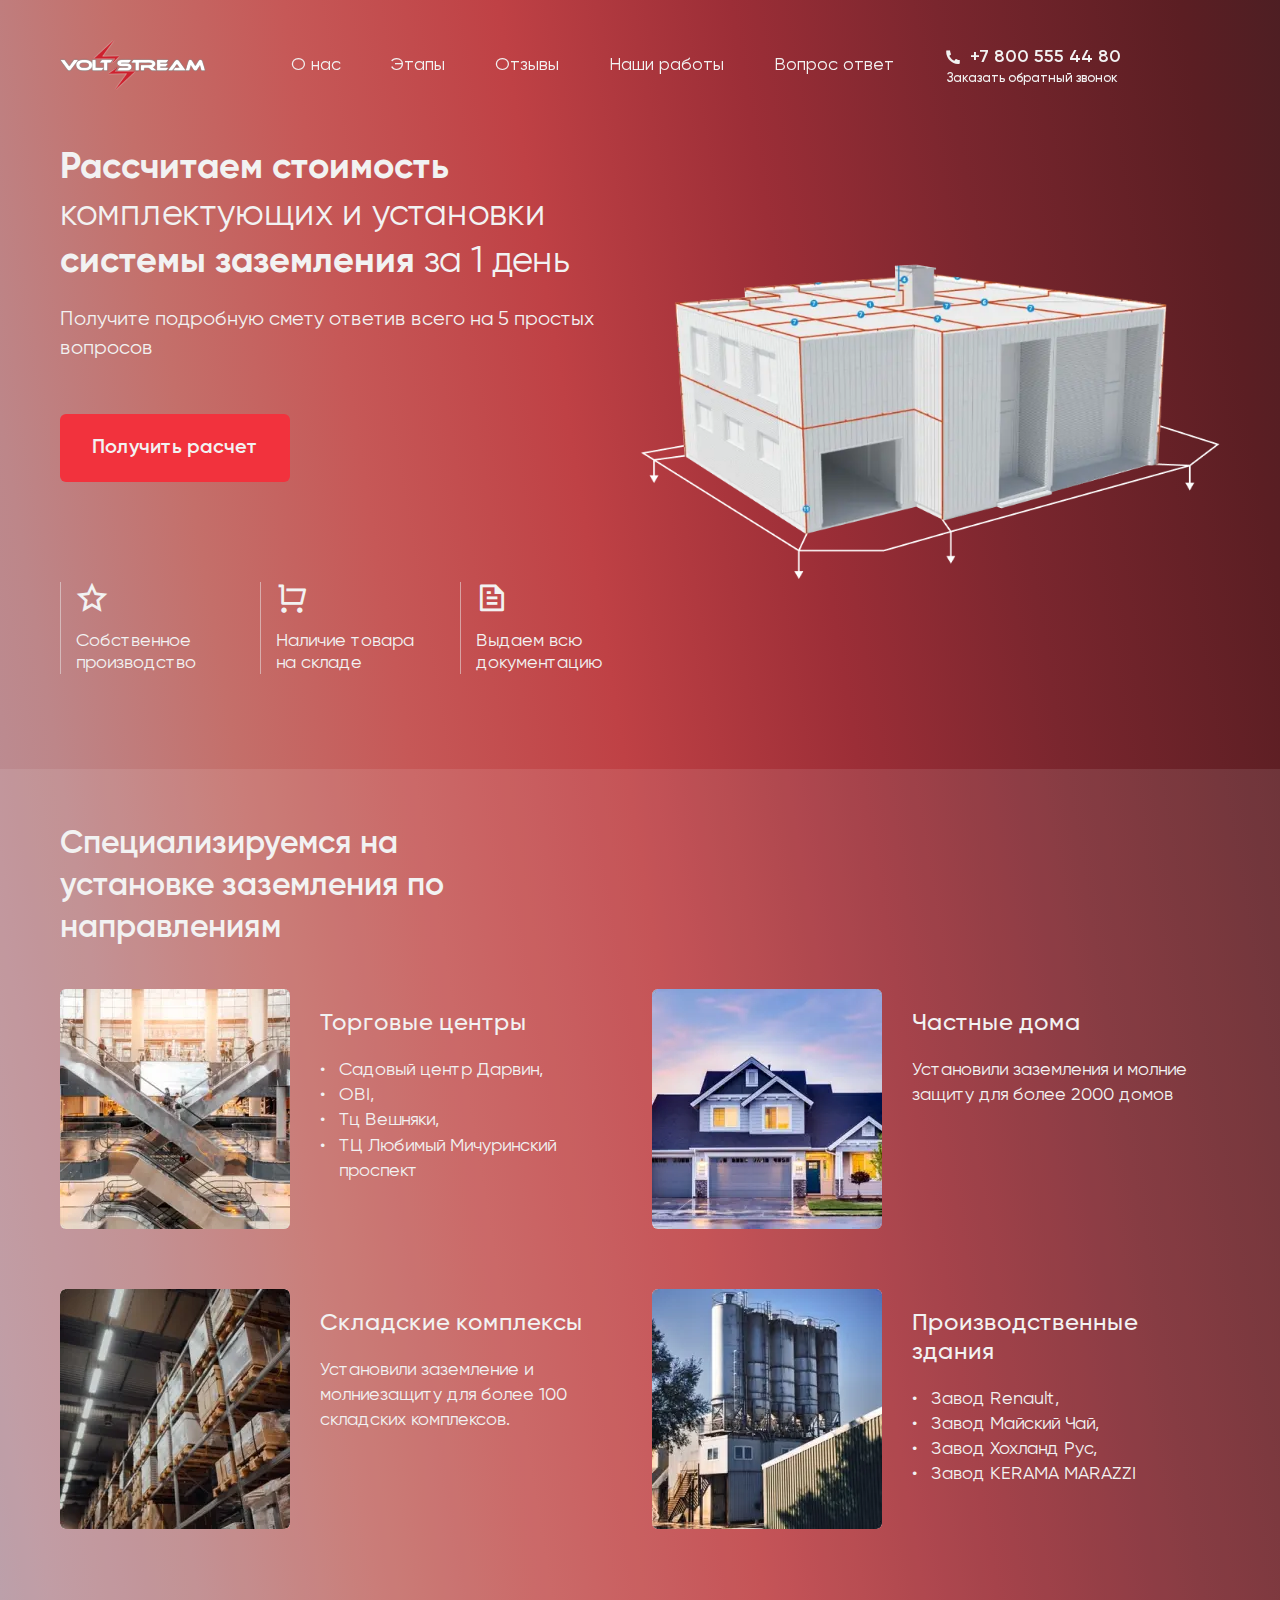
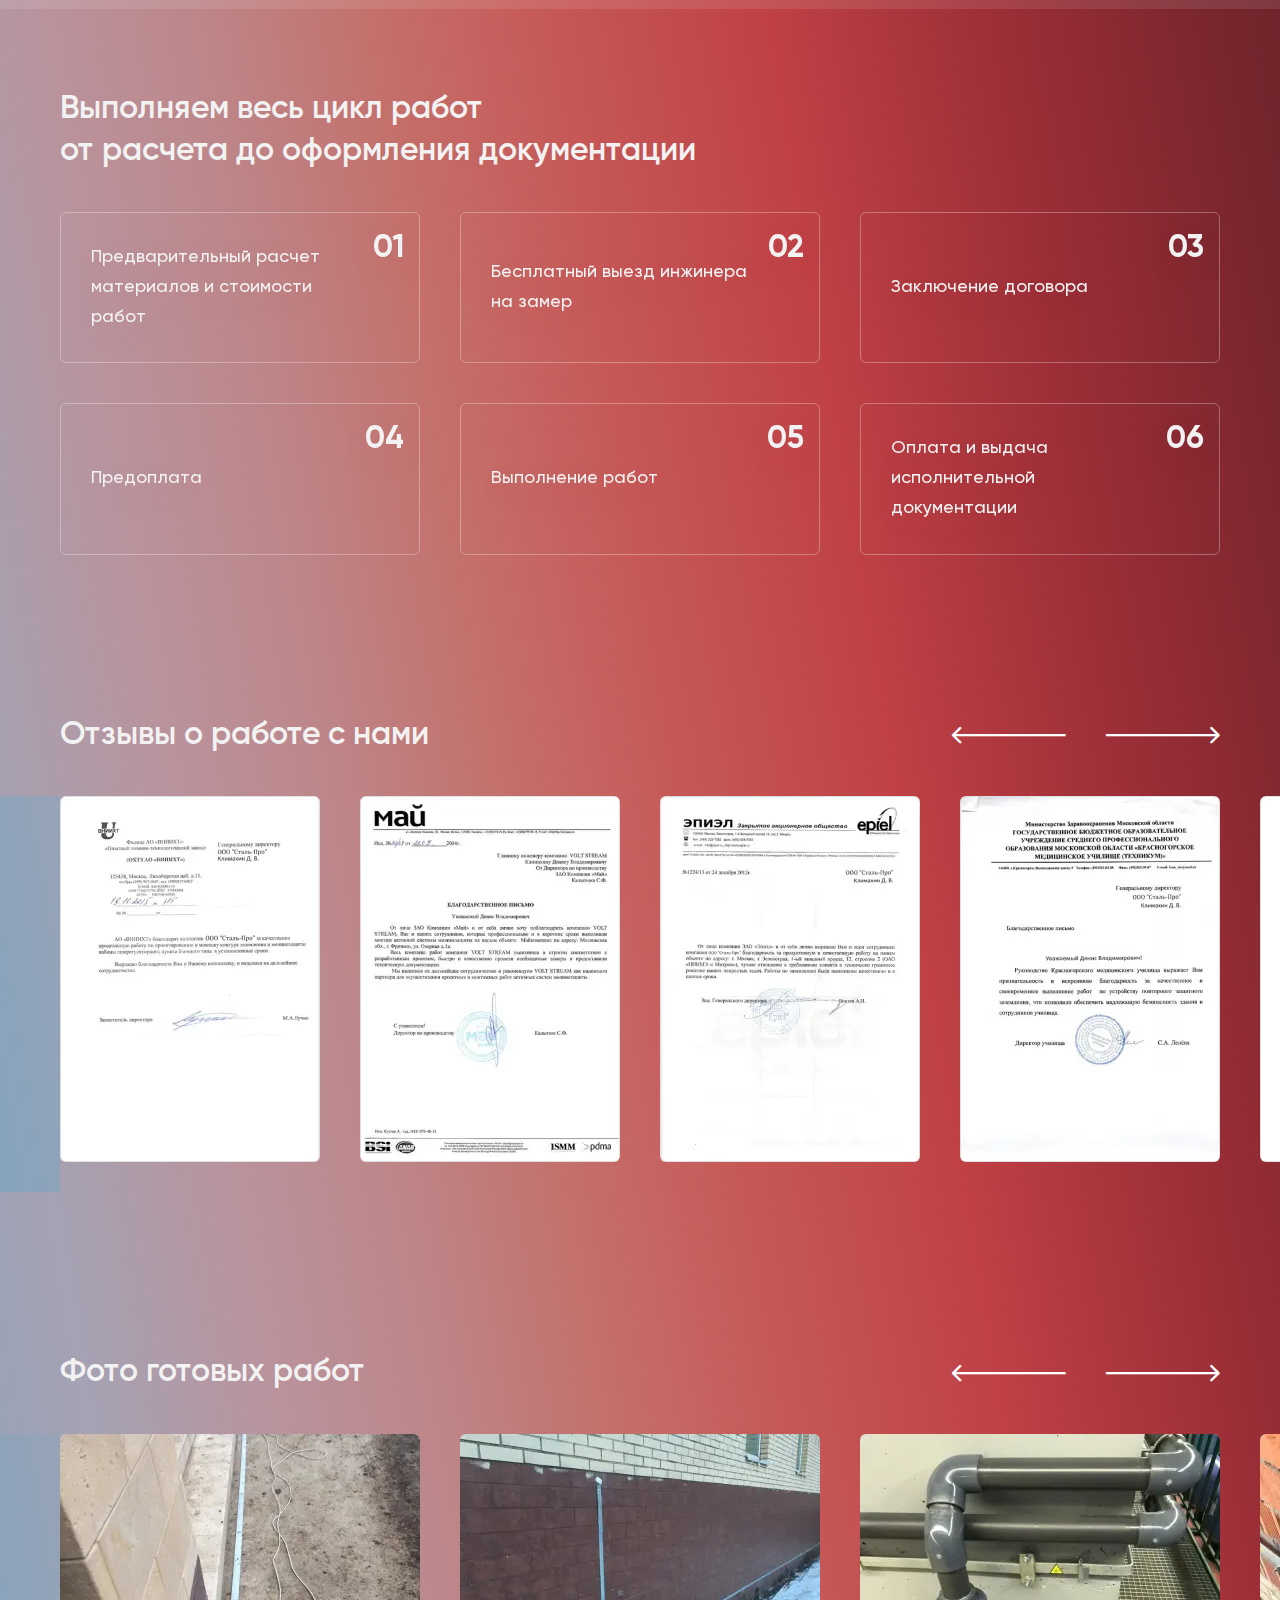
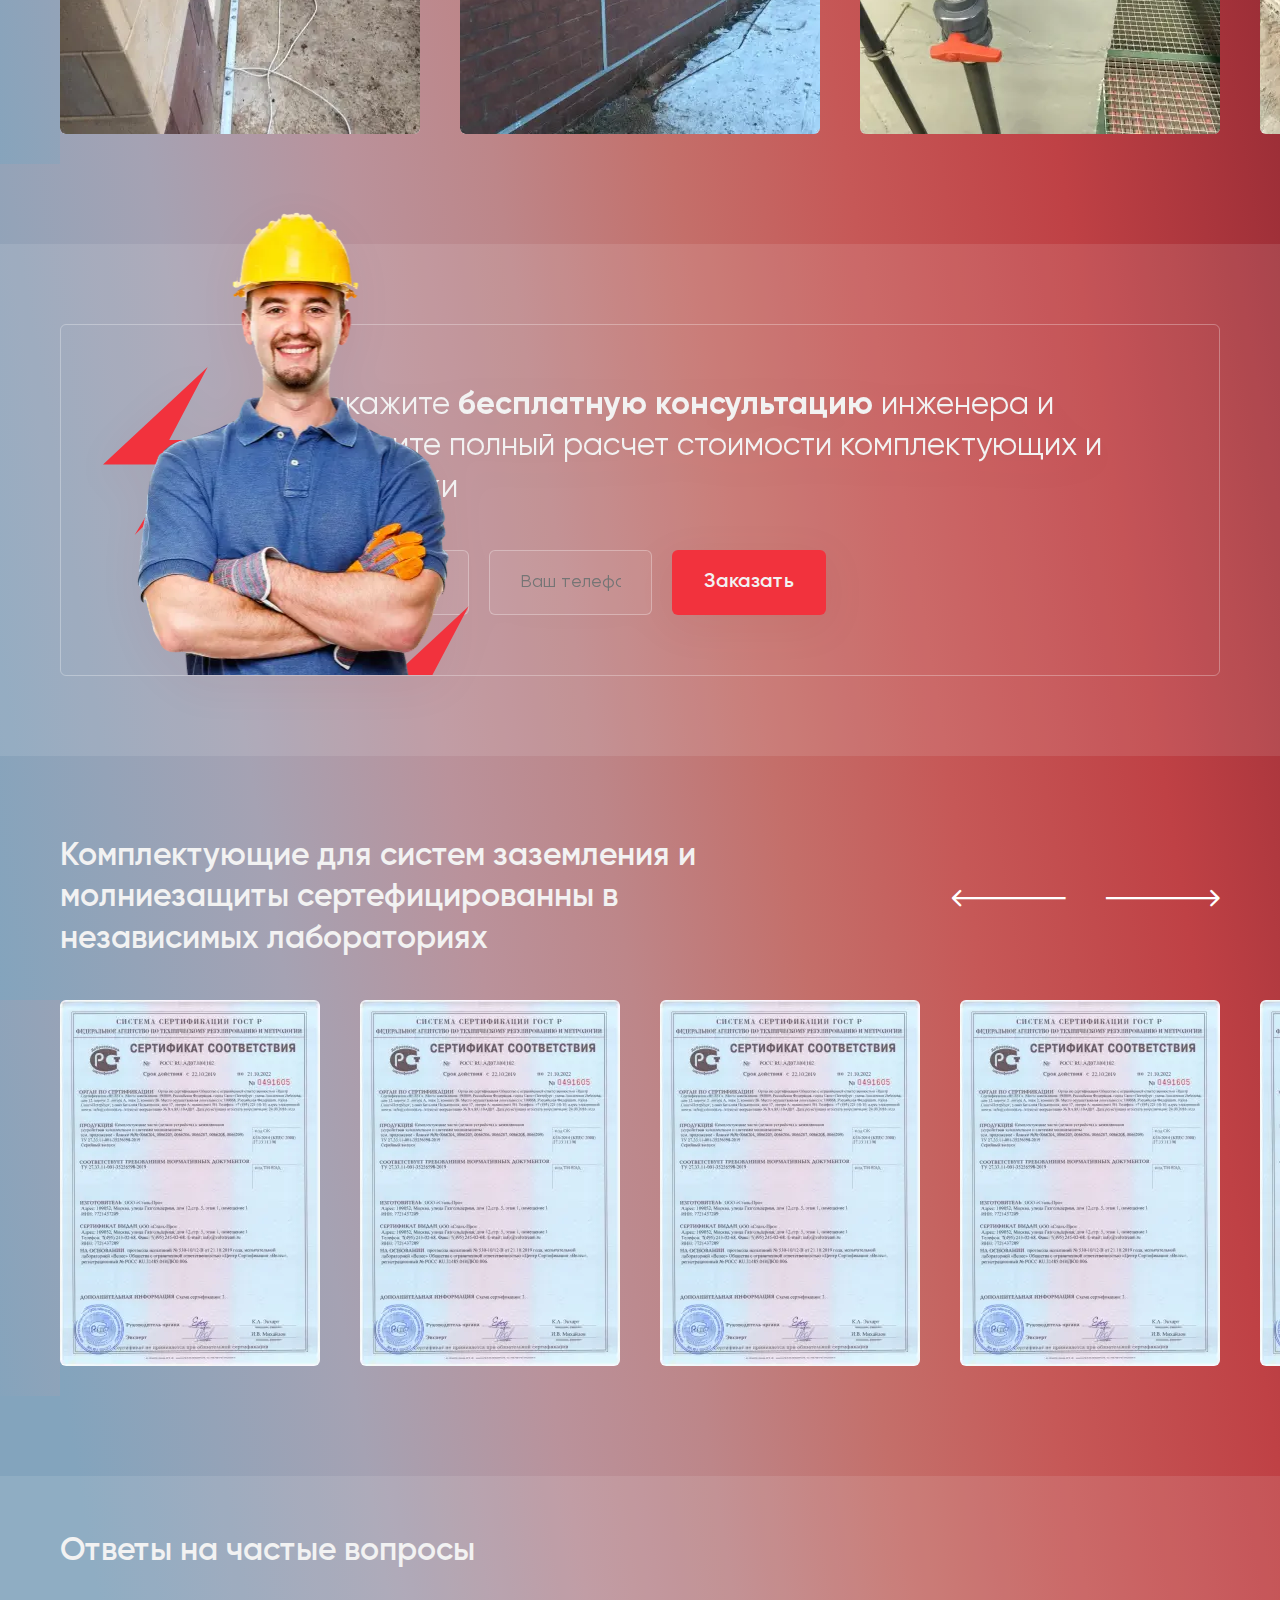
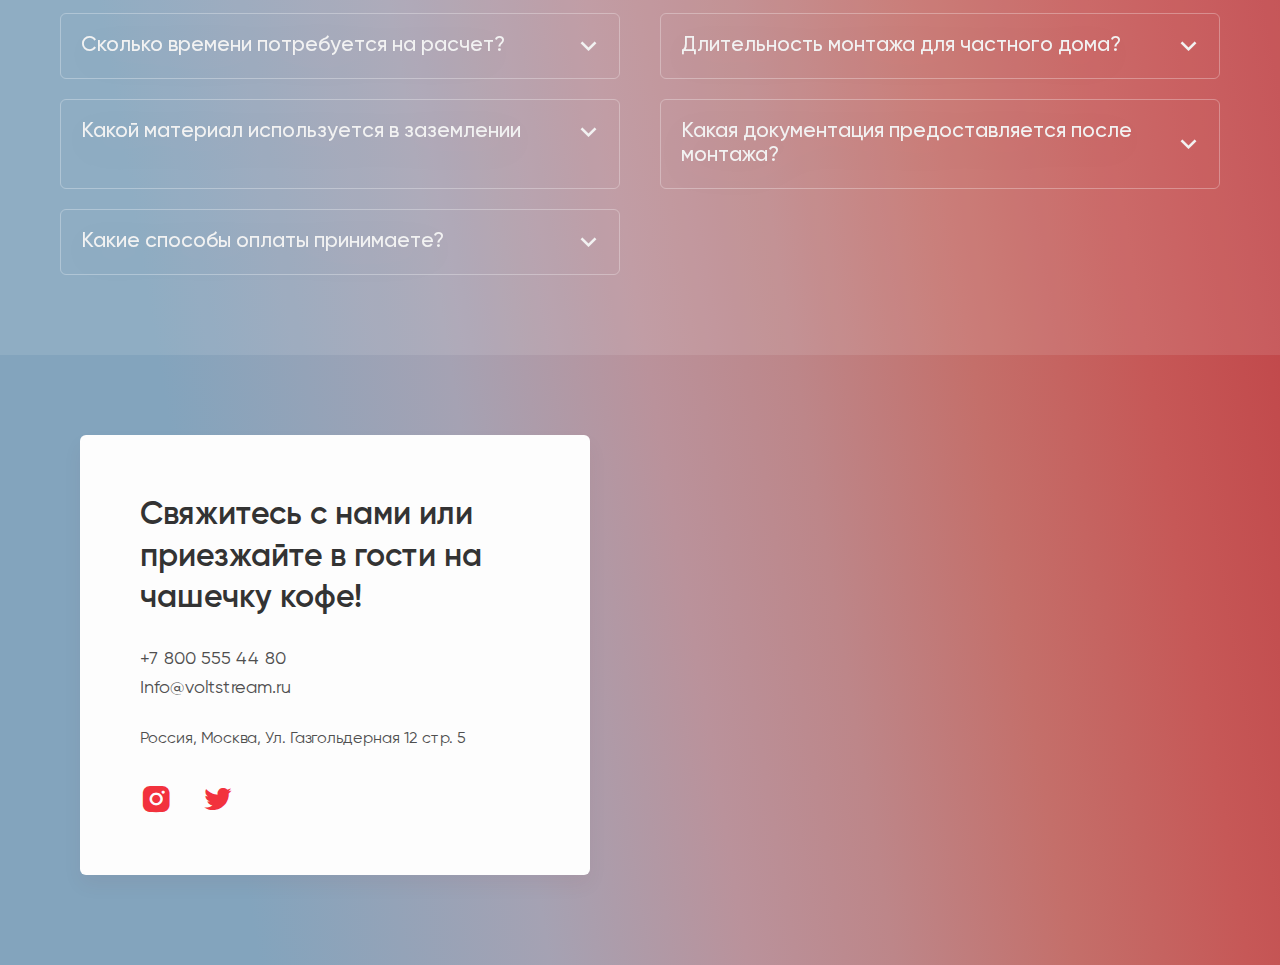
<file: docs/home.html>
<!DOCTYPE html>
<html lang="ru">

<head>
	<title>Главная</title>
	<meta charset="UTF-8">
	<meta name="format-detection" content="telephone=no">
	<!-- <style>body{opacity: 0;}</style> -->
	<link rel="stylesheet" href="css/style.min.css?_v=20220410004909">
	<link rel="shortcut icon" href="favicon.ico">
	<!-- <meta name="robots" content="noindex, nofollow"> -->
	<meta name="viewport" content="width=device-width, initial-scale=1.0">
</head>

<body>
	<div class="wrapper">
		<header class="header">
			<div class="header__wrapper">
				<div class="header__container">
					<div class="header__body">
						<div class="header__logo"><img src="img/logo.svg" alt="Logo"></div>
						<div class="header__menu menu">
							<nav class="menu__body">
								<ul class="menu__list">
									<li class="menu__item"><a href="" class="menu__link">О нас</a></li>
									<li class="menu__item"><a href="" class="menu__link">Этапы</a></li>
									<li class="menu__item"><a href="" class="menu__link">Отзывы</a></li>
									<li class="menu__item"><a href="" class="menu__link">Наши работы</a></li>
									<li class="menu__item"><a href="" class="menu__link">Вопрос ответ</a></li>
									<li class="menu__item">
										<div class="header__call call-header">
											<a href="tel:+78005554455" class="call-header__number _icon-phone">+7 800 555 44 80</a>
											<button type="button" data-popup="#call" class="call-header__popup">Заказать обратный звонок</button>
										</div>
									</li>
								</ul>
							</nav>
						</div>
						<button type="button" class="menu__icon icon-menu"><span></span></button>
					</div>
				</div>
			</div>
		</header>
		<main class="page">
			<section class="page__main main-block">
				<div class="main-block__container">
					<div class="main-block__body">
						<div class="main-block__content">
							<h1 class="main-block__title"><strong>Рассчитаем стоимость</strong> комплектующих и установки <strong>системы заземления</strong> за 1 день</h1>
							<div class="main-block__description">
								Получите подробную смету ответив всего на 5 простых вопросов
							</div>
							<a data-popup="#call" href="" class="main-block__button button">Получить расчет</a>
						</div>
						<div class="main-block__image">
							<picture><source srcset="img/main-block/image.webp" type="image/webp"><img src="img/main-block/image.png" alt="Main Image"></picture>
						</div>
					</div>
					<div class="main-block__advantages advantages-main">
						<div class="advantages-main__item">
							<div class="advantages-main__icon _icon-star"></div>
							<div class="advantages-main__text">Собственное производство</div>
						</div>
						<div class="advantages-main__item">
							<div class="advantages-main__icon _icon-cart"></div>
							<div class="advantages-main__text">Наличие товара на складе</div>
						</div>
						<div class="advantages-main__item">
							<div class="advantages-main__icon _icon-document"></div>
							<div class="advantages-main__text">Выдаем всю документацию</div>
						</div>
					</div>
				</div>
			</section>
			<section class="page__types types">
				<div class="types__container">
					<h2 class="types__title _title">Специализируемся на установке заземления по направлениям</h2>
					<div class="types__body">
						<div class="types__item item-type">
							<picture><source srcset="img/types/01.webp" type="image/webp"><img class="item-type__image" src="img/types/01.jpg" alt="Image"></picture>
							<div class="item-type__content">
								<h3 class="item-type__title">Торговые центры</h3>
								<div class="item-type__text">
									<ul class="item-type__list">
										<li class="item-type__item">Садовый центр Дарвин,</li>
										<li class="item-type__item">OBI,</li>
										<li class="item-type__item">Тц Вешняки,</li>
										<li class="item-type__item">ТЦ Любимый Мичуринский проспект</li>
									</ul>
								</div>
							</div>
						</div>
						<div class="types__item item-type">
							<picture><source srcset="img/types/02.webp" type="image/webp"><img class="item-type__image" src="img/types/02.jpg" alt="Image"></picture>
							<div class="item-type__content">
								<h3 class="item-type__title">Частные дома</h3>
								<div class="item-type__text">
									Установили заземления и молние защиту для более 2000 домов
								</div>
							</div>
						</div>
						<div class="types__item item-type">
							<picture><source srcset="img/types/03.webp" type="image/webp"><img class="item-type__image" src="img/types/03.jpg" alt="Image"></picture>
							<div class="item-type__content">
								<h3 class="item-type__title">Складские комплексы</h3>
								<div class="item-type__text">
									Установили заземление и молниезащиту для более 100 складских комплексов.
								</div>
							</div>
						</div>
						<div class="types__item item-type">
							<picture><source srcset="img/types/04.webp" type="image/webp"><img class="item-type__image" src="img/types/04.jpg" alt="Image"></picture>
							<div class="item-type__content">
								<h3 class="item-type__title">Производственные здания</h3>
								<div class="item-type__text">
									<ul class="item-type__list">
										<li class="item-type__item">Завод Renault,</li>
										<li class="item-type__item">Завод Майский Чай,</li>
										<li class="item-type__item">Завод Хохланд Рус,</li>
										<li class="item-type__item">Завод KERAMA MARAZZI</li>
									</ul>
								</div>
							</div>
						</div>
					</div>
				</div>
			</section>
			<section class="page__stages stages">
				<div class="stages__container">
					<h2 class="stages__title _title">Выполняем весь цикл работ <br> от расчета до оформления документации</h2>
					<div class="stages__body">
						<div class="stages__item item-stages">
							<div class="item-stages__text">Предварительный расчет материалов и стоимости работ</div>
							<span class="item-stages__count">01</span>
						</div>
						<div class="stages__item item-stages">
							<div class="item-stages__text">Бесплатный выезд инжинера на замер</div>
							<span class="item-stages__count">02</span>
						</div>
						<div class="stages__item item-stages">
							<div class="item-stages__text">Заключение договора</div>
							<span class="item-stages__count">03</span>
						</div>
						<div class="stages__item item-stages">
							<div class="item-stages__text">Предоплата</div>
							<span class="item-stages__count">04</span>
						</div>
						<div class="stages__item item-stages">
							<div class="item-stages__text">Выполнение работ</div>
							<span class="item-stages__count">05</span>
						</div>
						<div class="stages__item item-stages">
							<div class="item-stages__text">Оплата и выдача исполнительной документации</div>
							<span class="item-stages__count">06</span>
						</div>
					</div>
				</div>
			</section>
			<section class="slider slider">
				<div class="slider__container">
					<div class="slider__header">
						<h2 class="slider__title _title">Отзывы о работе с нами</h2>
						<div class="slider__navigations">
							<button data-da=".slider__nav_01, 600" type="button" class="slider-button-prev slider-button-prev_01 _icon-arrow-left"></button>
							<button data-da=".slider__nav_01, 600" type="button" class="slider-button-next slider-button-next_01 _icon-arrow-right"></button>
						</div>
					</div>
					<div class="slider__slider slider__slider_01 swiper">
						<div class="slider__wrapper swiper-wrapper">
							<div class="slider__slide swiper-slide">
								<picture><source srcset="img/feedback/01.webp" type="image/webp"><img src="img/feedback/01.jpg" alt="" class="slider__image"></picture>
							</div>
							<div class="slider__slide swiper-slide">
								<picture><source srcset="img/feedback/02.webp" type="image/webp"><img src="img/feedback/02.jpg" alt="" class="slider__image"></picture>
							</div>
							<div class="slider__slide swiper-slide">
								<picture><source srcset="img/feedback/03.webp" type="image/webp"><img src="img/feedback/03.jpg" alt="" class="slider__image"></picture>
							</div>
							<div class="slider__slide swiper-slide">
								<picture><source srcset="img/feedback/04.webp" type="image/webp"><img src="img/feedback/04.jpg" alt="" class="slider__image"></picture>
							</div>
							<div class="slider__slide swiper-slide">
								<picture><source srcset="img/feedback/01.webp" type="image/webp"><img src="img/feedback/01.jpg" alt="" class="slider__image"></picture>
							</div>
							<div class="slider__slide swiper-slide">
								<picture><source srcset="img/feedback/02.webp" type="image/webp"><img src="img/feedback/02.jpg" alt="" class="slider__image"></picture>
							</div>
							<div class="slider__slide swiper-slide">
								<picture><source srcset="img/feedback/03.webp" type="image/webp"><img src="img/feedback/03.jpg" alt="" class="slider__image"></picture>
							</div>
							<div class="slider__slide swiper-slide">
								<picture><source srcset="img/feedback/04.webp" type="image/webp"><img src="img/feedback/04.jpg" alt="" class="slider__image"></picture>
							</div>
						</div>
						<div class="slider__nav slider__nav_01"></div>
					</div>
				</div>
			</section>
			<section class="slider slider">
				<div class="slider__container">
					<div class="slider__header">
						<h2 class="slider__title _title">Фото готовых работ</h2>
						<div class="slider__navigations">
							<button data-da=".slider__nav_02, 600" type="button" class="slider-button-prev slider-button-prev_02 _icon-arrow-left"></button>
							<button data-da=".slider__nav_02, 600" type="button" class="slider-button-next slider-button-next_02 _icon-arrow-right"></button>
						</div>
					</div>
					<div class="slider__slider slider__slider_02 swiper">
						<div class="slider__wrapper swiper-wrapper">
							<div class="slider__slide swiper-slide">
								<picture><source srcset="img/photoes/01.webp" type="image/webp"><img src="img/photoes/01.jpg" alt="" class="slider__image"></picture>
							</div>
							<div class="slider__slide swiper-slide">
								<picture><source srcset="img/photoes/02.webp" type="image/webp"><img src="img/photoes/02.jpg" alt="" class="slider__image"></picture>
							</div>
							<div class="slider__slide swiper-slide">
								<picture><source srcset="img/photoes/03.webp" type="image/webp"><img src="img/photoes/03.jpg" alt="" class="slider__image"></picture>
							</div>
							<div class="slider__slide swiper-slide">
								<picture><source srcset="img/photoes/04.webp" type="image/webp"><img src="img/photoes/04.jpg" alt="" class="slider__image"></picture>
							</div>
							<div class="slider__slide swiper-slide">
								<picture><source srcset="img/photoes/01.webp" type="image/webp"><img src="img/photoes/01.jpg" alt="" class="slider__image"></picture>
							</div>
							<div class="slider__slide swiper-slide">
								<picture><source srcset="img/photoes/02.webp" type="image/webp"><img src="img/photoes/02.jpg" alt="" class="slider__image"></picture>
							</div>
							<div class="slider__slide swiper-slide">
								<picture><source srcset="img/photoes/03.webp" type="image/webp"><img src="img/photoes/03.jpg" alt="" class="slider__image"></picture>
							</div>
							<div class="slider__slide swiper-slide">
								<picture><source srcset="img/photoes/04.webp" type="image/webp"><img src="img/photoes/04.jpg" alt="" class="slider__image"></picture>
							</div>
						</div>
						<div class="slider__nav slider__nav_02"></div>
					</div>
				</div>
			</section>
			<section class="page__consultation consultation">
				<div class="consultation__container">
					<div class="consultation__body">
						<div class="consultation__image-box">
							<div class="consultation__image">
								<div class="consultation__image-ibg"><picture><source srcset="img/consultation/image.webp" type="image/webp"><img src="img/consultation/image.png" alt="Man"></picture></div>
							</div>
						</div>
						<div class="consultation__content">
							<div class="consultation__text">Закажите <strong>бесплатную консультацию</strong> инженера и получите полный расчет стоимости комплектующих и установки</div>
							<form action="#" class="consultation__form">
								<input autocomplete="off" type="text" name="form[]" data-error="Ошибка" placeholder="Ваше имя" class="consultation__input">
								<input autocomplete="off" type="text" name="form[]" data-error="Ошибка" placeholder="Ваш телефон" class="consultation__input">
								<button data-popup="#call" type="submit" class="consultation__button button">Заказать</button>
							</form>
						</div>
					</div>
				</div>
			</section>
			<section class="slider slider">
				<div class="slider__container">
					<div class="slider__header">
						<h2 class="slider__title _title">Комплектующие для систем заземления и молниезащиты сертефицированны в независимых лабораториях</h2>
						<div class="slider__navigations">
							<button data-da=".slider__nav_03, 600" type="button" class="slider-button-prev slider-button-prev_03 _icon-arrow-left"></button>
							<button data-da=".slider__nav_03, 600" type="button" class="slider-button-next slider-button-next_03 _icon-arrow-right"></button>
						</div>
					</div>
					<div class="slider__slider slider__slider_03 swiper">
						<div class="slider__wrapper swiper-wrapper">
							<div class="slider__slide swiper-slide">
								<picture><source srcset="img/sertificat/01.webp" type="image/webp"><img src="img/sertificat/01.jpg" alt="" class="slider__image"></picture>
							</div>
							<div class="slider__slide swiper-slide">
								<picture><source srcset="img/sertificat/02.webp" type="image/webp"><img src="img/sertificat/02.jpg" alt="" class="slider__image"></picture>
							</div>
							<div class="slider__slide swiper-slide">
								<picture><source srcset="img/sertificat/03.webp" type="image/webp"><img src="img/sertificat/03.jpg" alt="" class="slider__image"></picture>
							</div>
							<div class="slider__slide swiper-slide">
								<picture><source srcset="img/sertificat/04.webp" type="image/webp"><img src="img/sertificat/04.jpg" alt="" class="slider__image"></picture>
							</div>
							<div class="slider__slide swiper-slide">
								<picture><source srcset="img/sertificat/01.webp" type="image/webp"><img src="img/sertificat/01.jpg" alt="" class="slider__image"></picture>
							</div>
							<div class="slider__slide swiper-slide">
								<picture><source srcset="img/sertificat/02.webp" type="image/webp"><img src="img/sertificat/02.jpg" alt="" class="slider__image"></picture>
							</div>
							<div class="slider__slide swiper-slide">
								<picture><source srcset="img/sertificat/03.webp" type="image/webp"><img src="img/sertificat/03.jpg" alt="" class="slider__image"></picture>
							</div>
							<div class="slider__slide swiper-slide">
								<picture><source srcset="img/sertificat/04.webp" type="image/webp"><img src="img/sertificat/04.jpg" alt="" class="slider__image"></picture>
							</div>
						</div>
						<div class="slider__nav slider__nav_03"></div>
					</div>
				</div>
			</section>
			<section class="page__review review">
				<div class="review__container">
					<h2 class="review__title _title">Ответы на частые вопросы</h2>
					<div data-spollers class="spollers">
						<div class="spollers__item">
							<button type="button" data-spoller class="spollers__title _icon-arrow-down">Сколько времени потребуется на расчет?</button>
							<div class="spollers__body">Время от отправки заявки до готовой сметы и проекта занимает в среднем 3-5 дней</div>
						</div>
						<div class="spollers__item">
							<button type="button" data-spoller class="spollers__title _icon-arrow-down">Длительность монтажа для частного дома?</button>
							<div class="spollers__body">Время от отправки заявки до готовой сметы и проекта занимает в среднем 3-5 дней</div>
						</div>
						<div class="spollers__item">
							<button type="button" data-spoller class="spollers__title _icon-arrow-down">Какой материал используется в заземлении</button>
							<div class="spollers__body">Время от отправки заявки до готовой сметы и проекта занимает в среднем 3-5 дней</div>
						</div>
						<div class="spollers__item">
							<button type="button" data-spoller class="spollers__title _icon-arrow-down">Какая документация предоставляется после монтажа?</button>
							<div class="spollers__body">Время от отправки заявки до готовой сметы и проекта занимает в среднем 3-5 дней</div>
						</div>
						<div class="spollers__item">
							<button type="button" data-spoller class="spollers__title _icon-arrow-down">Какие способы оплаты принимаете?</button>
							<div class="spollers__body">Время от отправки заявки до готовой сметы и проекта занимает в среднем 3-5 дней</div>
						</div>
					</div>
				</div>
			</section>
			<section class="page__map map">
				<iframe class="map__frame" src="https://www.google.com/maps/embed?pb=!1m14!1m12!1m3!1d5441.727226169194!2d39.84859590779954!3d64.55765208535007!2m3!1f0!2f0!3f0!3m2!1i1024!2i768!4f13.1!5e0!3m2!1sru!2sru!4v1649531245532!5m2!1sru!2sru" style="border:0;" allowfullscreen="true" loading="lazy" referrerpolicy="no-referrer-when-downgrade"></iframe>
				<div class="map__block block-map">
					<h2 class="block-map__title">Свяжитесь с нами или приезжайте в гости на чашечку кофе!</h2>
					<div class="block-map__contacts">
						<a href="tel:+78004480" class="block-map__link block-map__link_contact">+7 800 555 44 80</a>
						<a href="mailto:Info@voltstream.ru" class="block-map__link block-map__link_contact">Info@voltstream.ru</a>
						<a href="https://goo.gl/maps/u17SePfK8qrxg7bX7" target="_blank" class="block-map__link block-map__link_adress">Россия, Москва, Ул. Газгольдерная 12 стр. 5</a>
						<div class="block-map__social">
							<a href="" class="_icon-instagram"></a>
							<a href="" class="_icon-twitter"></a>
						</div>
					</div>
				</div>
			</section>
		</main>
		<footer class="footer">
			<div class="footer__container">
			</div>
		</footer>
	</div>

	<div id="call" aria-hidden="true" class="popup">
		<div class="popup__wrapper">
			<div class="popup__content">
				<button data-close type="button" class="popup__close">Закрыть</button>
				<div class="popup__text">
					Здесь будет что-то
				</div>
			</div>
		</div>
	</div>


	<script src="js/app.min.js?_v=20220410004909"></script>
</body>

</html>
</file>
<file: docs/css/style.min.css>
@charset "UTF-8";@font-face{font-family:Gilroy;font-display:swap;src:url(../fonts/Gilroy-Medium.woff2) format("woff2"),url(../fonts/Gilroy-Medium.woff) format("woff");font-weight:500;font-style:normal}@font-face{font-family:CeraPro;font-display:swap;src:url(../fonts/CeraPro-Regular.woff2) format("woff2"),url(../fonts/CeraPro-Regular.woff) format("woff");font-weight:400;font-style:normal}@font-face{font-family:icons;font-display:swap;src:url(../fonts/icons.woff2) format("woff2"),url(../fonts/icons.woff) format("woff");font-weight:400;font-style:normal}@font-face{font-family:Gilroy;font-display:swap;src:url(../fonts/Gilroy-Regular.woff2) format("woff2"),url(../fonts/Gilroy-Regular.woff) format("woff");font-weight:400;font-style:normal}@font-face{font-family:Gilroy;font-display:swap;src:url(../fonts/Gilroy-Bold.woff2) format("woff2"),url(../fonts/Gilroy-Bold.woff) format("woff");font-weight:700;font-style:normal}@font-face{font-family:Gilroy;font-display:swap;src:url(../fonts/Gilroy-Semibold.woff2) format("woff2"),url(../fonts/Gilroy-Semibold.woff) format("woff");font-weight:600;font-style:normal}[class*=_icon-]:before{font-family:icons;font-style:normal;font-weight:400;font-variant:normal;text-transform:none;line-height:1;-webkit-font-smoothing:antialiased;-moz-osx-font-smoothing:grayscale}[class*=_icon-]:before{display:block}._icon-arrow-right:before{content:"\e907";color:#fff}._icon-arrow-left:before{content:"\e908";color:#fff}._icon-arrow-down:before{content:"\e900"}._icon-cart:before{content:"\e901"}._icon-document:before{content:"\e902"}._icon-instagram:before{content:"\e903"}._icon-phone:before{content:"\e904"}._icon-star:before{content:"\e905"}._icon-twitter:before{content:"\e906"}*{padding:0;margin:0;border:0}*,:after,:before{-webkit-box-sizing:border-box;box-sizing:border-box}body,html{height:100%;min-width:320px}body{color:#f2f2f2;line-height:1;font-family:Gilroy;font-size:1.125rem;-ms-text-size-adjust:100%;-moz-text-size-adjust:100%;-webkit-text-size-adjust:100%;-webkit-font-smoothing:antialiased;-moz-osx-font-smoothing:grayscale}button,input,textarea{font-family:Gilroy;font-size:inherit}button{cursor:pointer;color:inherit;background-color:inherit}a{color:inherit}a:link,a:visited{text-decoration:none}a:hover{text-decoration:none}ul li{list-style:none}img{vertical-align:top}h1,h2,h3,h4,h5,h6{font-weight:inherit;font-size:inherit}body{line-height:160%}.lock body{overflow:hidden;-ms-touch-action:none;touch-action:none}.wrapper{background:-o-linear-gradient(9.5deg,#83a4bd 11.55%,#a5a2b3 24.51%,#ba929b 33.33%,#bd8689 39.89%,#c46f6a 47.85%,#c65857 55.62%,#bf4145 65.14%,#9c2e37 75.49%,#7a262e 84.66%,#5b1e23 95.55%,#421f23 103.99%,#2d1c22 111.11%);background:linear-gradient(80.5deg,#83a4bd 11.55%,#a5a2b3 24.51%,#ba929b 33.33%,#bd8689 39.89%,#c46f6a 47.85%,#c65857 55.62%,#bf4145 65.14%,#9c2e37 75.49%,#7a262e 84.66%,#5b1e23 95.55%,#421f23 103.99%,#2d1c22 111.11%);min-height:100%;display:-webkit-box;display:-ms-flexbox;display:flex;-webkit-box-orient:vertical;-webkit-box-direction:normal;-ms-flex-direction:column;flex-direction:column;overflow:hidden}.wrapper>main{-webkit-box-flex:1;-ms-flex:1 1 auto;flex:1 1 auto}.wrapper>*{min-width:0}[class*=__container]{max-width:72.5rem;-webkit-box-sizing:content-box;box-sizing:content-box;margin:0 auto;padding:0 .9375rem}.button{outline:0;display:-webkit-inline-box;display:-ms-inline-flexbox;display:inline-flex;text-align:center;-webkit-box-pack:center;-ms-flex-pack:center;justify-content:center;padding:1.25rem 2rem;background-color:#f2323d;-webkit-transition:all .3s ease;-o-transition:all .3s ease;transition:all .3s ease;font-size:1.25rem;font-weight:600;border-radius:.375rem}.button._fw{width:100%}body::after{content:"";background-color:rgba(0,0,0,.5);position:fixed;width:100%;height:100%;top:0;left:0;opacity:0;-webkit-transition:opacity .8s ease 0s;-o-transition:opacity .8s ease 0s;transition:opacity .8s ease 0s;pointer-events:none;z-index:149}.popup-show body::after{opacity:1}.popup{color:#000;position:fixed;top:0;left:0;bottom:0;right:0;padding:30px 10px;-webkit-transition:visibility .8s ease 0s;-o-transition:visibility .8s ease 0s;transition:visibility .8s ease 0s;visibility:hidden;pointer-events:none}.popup_show{z-index:150;visibility:visible;overflow:auto;pointer-events:auto}.popup_show .popup__content{visibility:visible;-webkit-transform:scale(1);-ms-transform:scale(1);transform:scale(1)}.popup__wrapper{display:-webkit-box;display:-ms-flexbox;display:flex;-webkit-box-orient:vertical;-webkit-box-direction:normal;-ms-flex-direction:column;flex-direction:column;-webkit-box-align:center;-ms-flex-align:center;align-items:center;min-height:100%;-webkit-box-flex:1;-ms-flex:1 1 auto;flex:1 1 auto;width:100%;display:flex;-webkit-box-pack:center;-ms-flex-pack:center;justify-content:center;align-items:center}.popup__content{visibility:hidden;-webkit-transform:scale(0);-ms-transform:scale(0);transform:scale(0);-webkit-transition:-webkit-transform .3s ease 0s;transition:-webkit-transform .3s ease 0s;-o-transition:transform .3s ease 0s;transition:transform .3s ease 0s;transition:transform .3s ease 0s,-webkit-transform .3s ease 0s;background-color:#eee;padding:20px;width:100%;max-width:900px;border-radius:6px}.lock .popup__content{visibility:visible}[class*=-ibg]{position:relative}[class*=-ibg] img{position:absolute;width:100%;height:100%;top:0;left:0;-o-object-fit:cover;object-fit:cover}[class*=-ibg_contain] img{-o-object-fit:contain;object-fit:contain}._title{font-weight:600;line-height:130%;max-width:45.9375rem}@supports (font-size:clamp(1.375rem ,1.1451149425rem + 1.1494252874vw ,2rem)){._title{font-size:clamp(1.375rem ,1.1451149425rem + 1.1494252874vw ,2rem)}}@supports not (font-size:clamp(1.375rem ,1.1451149425rem + 1.1494252874vw ,2rem)){._title{font-size:calc(1.375rem + .625 * (100vw - 20rem)/ 54.375)}}.header{position:absolute;width:100%;top:0;left:0;min-height:2.5rem;z-index:20}.header__wrapper{position:fixed;width:100%;left:0;top:0;z-index:20;-webkit-transition:all .3s ease;-o-transition:all .3s ease;transition:all .3s ease}.header._header-scroll .header__wrapper{background-color:rgba(79,79,79,.6)}.header._header-scroll .header__body{min-height:4.375rem}.header__body{-webkit-transition:all .3s ease;-o-transition:all .3s ease;transition:all .3s ease;display:-webkit-box;display:-ms-flexbox;display:flex;-webkit-box-align:center;-ms-flex-align:center;align-items:center;min-height:8.125rem}.header__logo:hover{cursor:pointer}.header__menu{-webkit-box-flex:1;-ms-flex:1 1 auto;flex:1 1 auto}.menu__list{display:-webkit-box;display:-ms-flexbox;display:flex;-webkit-box-align:center;-ms-flex-align:center;align-items:center;-webkit-column-gap:3.125rem;-moz-column-gap:3.125rem;column-gap:3.125rem}.menu__link{-webkit-transition:all .3s ease;-o-transition:all .3s ease;transition:all .3s ease}.menu__link:hover{text-shadow:2px 2px 2px #333}.call-header{display:-webkit-box;display:-ms-flexbox;display:flex;-webkit-box-orient:vertical;-webkit-box-direction:normal;-ms-flex-direction:column;flex-direction:column}.call-header__number{display:-webkit-inline-box;display:-ms-inline-flexbox;display:inline-flex;-webkit-box-align:center;-ms-flex-align:center;align-items:center;-webkit-column-gap:.5rem;-moz-column-gap:.5rem;column-gap:.5rem;font-weight:600;-webkit-transition:all .15s ease;-o-transition:all .15s ease;transition:all .15s ease}.call-header__number:hover{text-shadow:2px 2px 2px #333}.call-header__popup{font-weight:500;font-size:.8125rem;-webkit-transition:all .3s ease;-o-transition:all .3s ease;transition:all .3s ease}.call-header__popup:hover{text-shadow:2px 2px 2px #333}.icon-menu{display:none}.main-block{padding:9.0625rem 0 0 0}@supports (padding-bottom:clamp(1.875rem ,0.3807471264rem + 7.4712643678vw ,5.9375rem)){.main-block{padding-bottom:clamp(1.875rem ,.3807471264rem + 7.4712643678vw ,5.9375rem)}}@supports not (padding-bottom:clamp(1.875rem ,0.3807471264rem + 7.4712643678vw ,5.9375rem)){.main-block{padding-bottom:calc(1.875rem + 4.0625 * (100vw - 20rem)/ 54.375)}}.main-block__body{display:-ms-grid;display:grid}.main-block__content{-webkit-box-flex:0;-ms-flex:0 1 55%;flex:0 1 55%}.main-block__title{line-height:1.3055555556;position:relative;z-index:2}@supports (font-size:clamp(1.25rem ,0.882183908rem + 1.8390804598vw ,2.25rem)){.main-block__title{font-size:clamp(1.25rem ,.882183908rem + 1.8390804598vw ,2.25rem)}}@supports not (font-size:clamp(1.25rem ,0.882183908rem + 1.8390804598vw ,2.25rem)){.main-block__title{font-size:calc(1.25rem + 1 * (100vw - 20rem)/ 54.375)}}.main-block__title:not(:last-child){margin-bottom:.5555555556em}.main-block__description{position:relative;z-index:2}@supports (font-size:clamp(1rem ,0.908045977rem + 0.4597701149vw ,1.25rem)){.main-block__description{font-size:clamp(1rem ,.908045977rem + .4597701149vw ,1.25rem)}}@supports not (font-size:clamp(1rem ,0.908045977rem + 0.4597701149vw ,1.25rem)){.main-block__description{font-size:calc(1rem + .25 * (100vw - 20rem)/ 54.375)}}.main-block__description:not(:last-child){margin-bottom:2.5em}@supports (margin-bottom:clamp(4.0625rem ,3.2579022989rem + 4.0229885057vw ,6.25rem)){.main-block__button{margin-bottom:clamp(4.0625rem ,3.2579022989rem + 4.0229885057vw ,6.25rem)}}@supports not (margin-bottom:clamp(4.0625rem ,3.2579022989rem + 4.0229885057vw ,6.25rem)){.main-block__button{margin-bottom:calc(4.0625rem + 2.1875 * (100vw - 20rem)/ 54.375)}}.main-block__image{-ms-flex-item-align:end;-ms-grid-row-align:end;align-self:end}.main-block__image img{max-width:100%}.advantages-main{display:-webkit-box;display:-ms-flexbox;display:flex;-ms-flex-wrap:wrap;flex-wrap:wrap;-webkit-column-gap:2.5rem;-moz-column-gap:2.5rem;column-gap:2.5rem}.advantages-main__item{border-left:1px solid rgba(233,233,233,.54);padding:0 0 0 .9375rem}.advantages-main__icon{font-size:2rem}.advantages-main__icon:not(:last-child){margin-bottom:.5em}.advantages-main__text{line-height:1.2222222222}.types{background-color:rgba(255,255,255,.1)}@supports (padding-top:clamp(1.875rem ,1.3002873563rem + 2.8735632184vw ,3.4375rem)){.types{padding-top:clamp(1.875rem ,1.3002873563rem + 2.8735632184vw ,3.4375rem)}}@supports not (padding-top:clamp(1.875rem ,1.3002873563rem + 2.8735632184vw ,3.4375rem)){.types{padding-top:calc(1.875rem + 1.5625 * (100vw - 20rem)/ 54.375)}}@supports (padding-bottom:clamp(1.25rem ,-0.1293103448rem + 6.8965517241vw ,5rem)){.types{padding-bottom:clamp(1.25rem ,-.1293103448rem + 6.8965517241vw ,5rem)}}@supports not (padding-bottom:clamp(1.25rem ,-0.1293103448rem + 6.8965517241vw ,5rem)){.types{padding-bottom:calc(1.25rem + 3.75 * (100vw - 20rem)/ 54.375)}}.types__title:not(:last-child){margin-bottom:1.25em}.types__body{display:-webkit-box;display:-ms-flexbox;display:flex;-ms-flex-wrap:wrap;flex-wrap:wrap;-webkit-box-pack:justify;-ms-flex-pack:justify;justify-content:space-between;row-gap:3.75rem}.item-type{-webkit-box-flex:0;-ms-flex:0 1 49%;flex:0 1 49%;-webkit-transition:all .3s ease;-o-transition:all .3s ease;transition:all .3s ease;display:-webkit-box;display:-ms-flexbox;display:flex;-webkit-column-gap:1.875rem;-moz-column-gap:1.875rem;column-gap:1.875rem}.item-type__image{border-radius:6px}.item-type__content{display:-webkit-box;display:-ms-flexbox;display:flex;-webkit-box-orient:vertical;-webkit-box-direction:normal;-ms-flex-direction:column;flex-direction:column;padding:1.25rem .3125rem .3125rem 0}.item-type__title{font-weight:500;line-height:120%}@supports (font-size:clamp(1.125rem ,0.9870689655rem + 0.6896551724vw ,1.5rem)){.item-type__title{font-size:clamp(1.125rem ,.9870689655rem + .6896551724vw ,1.5rem)}}@supports not (font-size:clamp(1.125rem ,0.9870689655rem + 0.6896551724vw ,1.5rem)){.item-type__title{font-size:calc(1.125rem + .375 * (100vw - 20rem)/ 54.375)}}.item-type__title:not(:last-child){margin-bottom:.8333333333em}.item-type__text{line-height:140%}@supports (font-size:clamp(0.875rem ,0.783045977rem + 0.4597701149vw ,1.125rem)){.item-type__text{font-size:clamp(.875rem ,.783045977rem + .4597701149vw ,1.125rem)}}@supports not (font-size:clamp(0.875rem ,0.783045977rem + 0.4597701149vw ,1.125rem)){.item-type__text{font-size:calc(.875rem + .25 * (100vw - 20rem)/ 54.375)}}.item-type__item{display:-webkit-box;display:-ms-flexbox;display:flex}@supports (padding-top:clamp(1.875rem ,0.7255747126rem + 5.7471264368vw ,5rem)){.stages{padding-top:clamp(1.875rem ,.7255747126rem + 5.7471264368vw ,5rem)}}@supports not (padding-top:clamp(1.875rem ,0.7255747126rem + 5.7471264368vw ,5rem)){.stages{padding-top:calc(1.875rem + 3.125 * (100vw - 20rem)/ 54.375)}}@supports (padding-bottom:clamp(1.875rem ,0.7255747126rem + 5.7471264368vw ,5rem)){.stages{padding-bottom:clamp(1.875rem ,.7255747126rem + 5.7471264368vw ,5rem)}}@supports not (padding-bottom:clamp(1.875rem ,0.7255747126rem + 5.7471264368vw ,5rem)){.stages{padding-bottom:calc(1.875rem + 3.125 * (100vw - 20rem)/ 54.375)}}.stages__title:not(:last-child){margin-bottom:1.25em}.stages__body{display:-ms-grid;display:grid;grid-template-columns:repeat(auto-fit,minmax(18.75rem,1fr));-webkit-column-gap:2.5rem;-moz-column-gap:2.5rem;column-gap:2.5rem;row-gap:2.5rem}.stages__item{display:-webkit-box;display:-ms-flexbox;display:flex;-webkit-box-align:center;-ms-flex-align:center;align-items:center}.item-stages{border:1px solid rgba(255,255,255,.3);-webkit-box-sizing:border-box;box-sizing:border-box;-webkit-filter:drop-shadow(0 10px 20px rgba(116, 18, 18, .05));filter:drop-shadow(0 10px 20px rgba(116, 18, 18, .05));border-radius:6px;padding:1.875rem 3.75rem 1.875rem 1.875rem;position:relative;-webkit-transition:all .3s ease;-o-transition:all .3s ease;transition:all .3s ease}.item-stages:hover{background:#f2323d}.item-stages__text{font-weight:500;line-height:165%}@supports (font-size:clamp(0.875rem ,0.783045977rem + 0.4597701149vw ,1.125rem)){.item-stages__text{font-size:clamp(.875rem ,.783045977rem + .4597701149vw ,1.125rem)}}@supports not (font-size:clamp(0.875rem ,0.783045977rem + 0.4597701149vw ,1.125rem)){.item-stages__text{font-size:calc(.875rem + .25 * (100vw - 20rem)/ 54.375)}}.item-stages__count{position:absolute;top:.9375rem;right:.9375rem;font-weight:700;line-height:130%}@supports (font-size:clamp(1.25rem ,0.974137931rem + 1.3793103448vw ,2rem)){.item-stages__count{font-size:clamp(1.25rem ,.974137931rem + 1.3793103448vw ,2rem)}}@supports not (font-size:clamp(1.25rem ,0.974137931rem + 1.3793103448vw ,2rem)){.item-stages__count{font-size:calc(1.25rem + .75 * (100vw - 20rem)/ 54.375)}}@supports (padding-bottom:clamp(1.875rem ,0.7255747126rem + 5.7471264368vw ,5rem)){.slider{padding-bottom:clamp(1.875rem ,.7255747126rem + 5.7471264368vw ,5rem)}}@supports not (padding-bottom:clamp(1.875rem ,0.7255747126rem + 5.7471264368vw ,5rem)){.slider{padding-bottom:calc(1.875rem + 3.125 * (100vw - 20rem)/ 54.375)}}@supports (padding-top:clamp(1.875rem ,0.7255747126rem + 5.7471264368vw ,5rem)){.slider{padding-top:clamp(1.875rem ,.7255747126rem + 5.7471264368vw ,5rem)}}@supports not (padding-top:clamp(1.875rem ,0.7255747126rem + 5.7471264368vw ,5rem)){.slider{padding-top:calc(1.875rem + 3.125 * (100vw - 20rem)/ 54.375)}}.slider__header{display:-webkit-box;display:-ms-flexbox;display:flex;-webkit-box-pack:justify;-ms-flex-pack:justify;justify-content:space-between;-webkit-box-align:center;-ms-flex-align:center;align-items:center;gap:2.5rem}.slider__header:not(:last-child){margin-bottom:2.5rem}.slider__navigations{display:-webkit-box;display:-ms-flexbox;display:flex;gap:2.5rem}.slider__image{border-radius:.375rem}.slider__slider{overflow:visible!important;position:relative}.slider-button-next,.slider-button-prev{-webkit-transition:all .3s ease;-o-transition:all .3s ease;transition:all .3s ease}.slider-button-next:hover,.slider-button-prev:hover{opacity:.4}.slider__nav{display:-webkit-box;display:-ms-flexbox;display:flex;-webkit-box-pack:center;-ms-flex-pack:center;justify-content:center;margin-top:1.875rem;gap:1.25rem}.consultation{background-color:rgba(255,255,255,.1);padding-top:5rem}@supports (padding-top:clamp(1.875rem ,0.7255747126rem + 5.7471264368vw ,5rem)){.consultation{padding-top:clamp(1.875rem ,.7255747126rem + 5.7471264368vw ,5rem)}}@supports not (padding-top:clamp(1.875rem ,0.7255747126rem + 5.7471264368vw ,5rem)){.consultation{padding-top:calc(1.875rem + 3.125 * (100vw - 20rem)/ 54.375)}}@supports (padding-bottom:clamp(1.875rem ,0.7255747126rem + 5.7471264368vw ,5rem)){.consultation{padding-bottom:clamp(1.875rem ,.7255747126rem + 5.7471264368vw ,5rem)}}@supports not (padding-bottom:clamp(1.875rem ,0.7255747126rem + 5.7471264368vw ,5rem)){.consultation{padding-bottom:calc(1.875rem + 3.125 * (100vw - 20rem)/ 54.375)}}.consultation__body{border:1px solid rgba(255,255,255,.3);-webkit-filter:drop-shadow(0 10px 20px rgba(116, 18, 18, .05));filter:drop-shadow(0 10px 20px rgba(116, 18, 18, .05));border-radius:6px;display:-ms-grid;display:grid;position:relative}.consultation__image{position:absolute}.consultation__image-ibg{padding-bottom:126.7379679144%}.consultation__content{padding:3.75rem 3.75rem 3.75rem 1.625rem}.consultation__text{font-weight:400;line-height:130%}@supports (font-size:clamp(1.25rem ,0.974137931rem + 1.3793103448vw ,2rem)){.consultation__text{font-size:clamp(1.25rem ,.974137931rem + 1.3793103448vw ,2rem)}}@supports not (font-size:clamp(1.25rem ,0.974137931rem + 1.3793103448vw ,2rem)){.consultation__text{font-size:calc(1.25rem + .75 * (100vw - 20rem)/ 54.375)}}.consultation__text:not(:last-child){margin-bottom:1.25em}.consultation__form{display:-webkit-box;display:-ms-flexbox;display:flex;grid-auto-flow:column;gap:1.25rem}.consultation__input{-webkit-transition:all .3s ease;-o-transition:all .3s ease;transition:all .3s ease;outline:0;padding:1.25rem 1.875rem;border-radius:.375rem;background:rgba(255,255,255,.05);border:1px solid rgba(255,255,255,.3);color:#fff}.consultation__input:focus{background:rgba(255,255,255,.15)}.review{background-color:rgba(255,255,255,.1)}@supports (padding-top:clamp(1.875rem ,1.3002873563rem + 2.8735632184vw ,3.4375rem)){.review{padding-top:clamp(1.875rem ,1.3002873563rem + 2.8735632184vw ,3.4375rem)}}@supports not (padding-top:clamp(1.875rem ,1.3002873563rem + 2.8735632184vw ,3.4375rem)){.review{padding-top:calc(1.875rem + 1.5625 * (100vw - 20rem)/ 54.375)}}@supports (padding-bottom:clamp(1.25rem ,-0.1293103448rem + 6.8965517241vw ,5rem)){.review{padding-bottom:clamp(1.25rem ,-.1293103448rem + 6.8965517241vw ,5rem)}}@supports not (padding-bottom:clamp(1.25rem ,-0.1293103448rem + 6.8965517241vw ,5rem)){.review{padding-bottom:calc(1.25rem + 3.75 * (100vw - 20rem)/ 54.375)}}.review__title:not(:last-child){margin-bottom:1.25em}.spollers{display:-ms-grid;display:grid;row-gap:1.25rem;-webkit-column-gap:2.5rem;-moz-column-gap:2.5rem;column-gap:2.5rem}.spollers__item{padding:1.25rem;border:1px solid rgba(255,255,255,.3);-webkit-filter:drop-shadow(0 10px 20px rgba(116, 18, 18, .05));filter:drop-shadow(0 10px 20px rgba(116, 18, 18, .05));border-radius:6px}.spollers__title{display:-webkit-box;display:-ms-flexbox;display:flex;-webkit-box-pack:justify;-ms-flex-pack:justify;justify-content:space-between;-webkit-box-orient:horizontal;-webkit-box-direction:reverse;-ms-flex-direction:row-reverse;flex-direction:row-reverse;width:100%;-webkit-box-align:center;-ms-flex-align:center;align-items:center;font-weight:500;font-size:.875rem;line-height:1.1428571429;gap:.625rem;text-align:left}@supports (font-size:clamp(1rem ,0.8850574713rem + 0.5747126437vw ,1.3125rem)){.spollers__title{font-size:clamp(1rem ,.8850574713rem + .5747126437vw ,1.3125rem)}}@supports not (font-size:clamp(1rem ,0.8850574713rem + 0.5747126437vw ,1.3125rem)){.spollers__title{font-size:calc(1rem + .3125 * (100vw - 20rem)/ 54.375)}}.spollers__title::before{-webkit-transition:all .5s ease;-o-transition:all .5s ease;transition:all .5s ease}.spollers__title._spoller-active::before{-webkit-transform:rotate(180deg);-ms-transform:rotate(180deg);transform:rotate(180deg)}.spollers__body{padding-top:1.125rem;font-weight:500;line-height:170%}@supports (font-size:clamp(0.75rem ,0.6120689655rem + 0.6896551724vw ,1.125rem)){.spollers__body{font-size:clamp(.75rem ,.6120689655rem + .6896551724vw ,1.125rem)}}@supports not (font-size:clamp(0.75rem ,0.6120689655rem + 0.6896551724vw ,1.125rem)){.spollers__body{font-size:calc(.75rem + .375 * (100vw - 20rem)/ 54.375)}}.map{position:relative}.map__frame{width:100vw;min-height:37.5rem}.block-map{background:#fdfdfd;-webkit-box-shadow:0 10px 20px rgba(116,18,18,.05);box-shadow:0 10px 20px rgba(116,18,18,.05);padding:3.75rem}.block-map__title{font-weight:600;line-height:130%;color:#333}@supports (font-size:clamp(1.375rem ,1.1451149425rem + 1.1494252874vw ,2rem)){.block-map__title{font-size:clamp(1.375rem ,1.1451149425rem + 1.1494252874vw ,2rem)}}@supports not (font-size:clamp(1.375rem ,1.1451149425rem + 1.1494252874vw ,2rem)){.block-map__title{font-size:calc(1.375rem + .625 * (100vw - 20rem)/ 54.375)}}.block-map__title:not(:last-child){margin-bottom:.78125em}.block-map__contacts{color:#4f4f4f;display:-webkit-box;display:-ms-flexbox;display:flex;-webkit-box-orient:vertical;-webkit-box-direction:normal;-ms-flex-direction:column;flex-direction:column}.block-map__link_adress{font-weight:400;font-size:1rem;line-height:160%}@supports (margin-bottom:clamp(1.5rem ,1.3620689655rem + 0.6896551724vw ,1.875rem)){.block-map__link_adress:not(:last-child){margin-bottom:clamp(1.5rem ,1.3620689655rem + .6896551724vw ,1.875rem)}}@supports not (margin-bottom:clamp(1.5rem ,1.3620689655rem + 0.6896551724vw ,1.875rem)){.block-map__link_adress:not(:last-child){margin-bottom:calc(1.5rem + .375 * (100vw - 20rem)/ 54.375)}}@supports (margin-top:clamp(0.75rem ,0.4511494253rem + 1.4942528736vw ,1.5625rem)){.block-map__link_adress{margin-top:clamp(.75rem ,.4511494253rem + 1.4942528736vw ,1.5625rem)}}@supports not (margin-top:clamp(0.75rem ,0.4511494253rem + 1.4942528736vw ,1.5625rem)){.block-map__link_adress{margin-top:calc(.75rem + .8125 * (100vw - 20rem)/ 54.375)}}.block-map__social{font-size:2rem;display:-webkit-box;display:-ms-flexbox;display:flex;gap:1.875rem}.block-map__social a::before{color:#f2323d}.block-map__social a::before:hover{color:#c9000b}.swiper{overflow:hidden}.swiper-wrapper{width:100%;height:100%;-webkit-box-sizing:content-box;box-sizing:content-box;display:-webkit-box;display:-ms-flexbox;display:flex;position:relative}.swiper-vertical .swiper-wrapper{-webkit-box-orient:vertical;-webkit-box-direction:normal;-ms-flex-direction:column;flex-direction:column}.swiper-autoheight .swiper-wrapper{-webkit-box-align:start;-ms-flex-align:start;align-items:flex-start}.swiper-initialized .swiper-slide{-ms-flex-negative:0;flex-shrink:0}.swiper-android .swiper-slide,.swiper-android .swiper-wrapper{-webkit-transform:translate3d(0,0,0);transform:translate3d(0,0,0)}.swiper-button-lock{display:none!important}@media (min-width:54.4444444444em){.consultation__body{-ms-grid-columns:26rem 1fr;grid-template-columns:26rem 1fr}}@media (min-width:55.11em){.main-block__body{-ms-grid-columns:(1fr)[2];grid-template-columns:repeat(2,1fr)}.advantages-main__item{-webkit-box-flex:0;-ms-flex:0 1 10rem;flex:0 1 10rem}.types__title{max-width:24.375rem}.stages__item{-webkit-box-flex:0;-ms-flex:0 1 22.5rem;flex:0 1 22.5rem}.slider__slider:before{content:"";position:absolute;top:0;left:-100%;width:100%;height:100%;background:0 0;z-index:5;background:-o-linear-gradient(9.5deg,#83a4bd 88.55%,#a5a2b3 107.51%);background:linear-gradient(80.5deg,#83a4bd 88.55%,#a5a2b3 107.51%)}.consultation__body{-ms-grid-columns:13.75rem 1fr;grid-template-columns:13.75rem 1fr;-webkit-box-pack:end;-ms-flex-pack:end;justify-content:end;-webkit-box-align:center;-ms-flex-align:center;align-items:center}.consultation__body::before{content:"";max-width:26rem;width:100%;height:100%;position:absolute;left:0;background:url(../img/consultation/lines.svg)}.consultation__image{left:3.9655172414%;bottom:0;width:32.2413793103%}.consultation__input{max-width:12.5rem}@supports (width:clamp(8.75rem ,5.4549902153rem + 5.8708414873vw ,12.5rem)){.consultation__input{width:clamp(8.75rem ,5.4549902153rem + 5.8708414873vw ,12.5rem)}}@supports not (width:clamp(8.75rem ,5.4549902153rem + 5.8708414873vw ,12.5rem)){.consultation__input{width:calc(8.75rem + 3.75 * (100vw - 56.125rem)/ 63.875)}}.spollers{grid-template-columns:repeat(auto-fit,minmax(25rem,1fr))}.block-map{position:absolute;top:5rem;left:5rem;max-width:31.875rem;border-radius:6px}}@media (min-width:55.11em) and (min-width:106.6666666667em){.consultation__input{width:inherit}}@media (min-width:66.1111111111em){.header__logo{-webkit-box-flex:0;-ms-flex:0 0 14.4375rem;flex:0 0 14.4375rem}.item-type__item::before{content:"•";margin-right:.8125rem}}@media (max-width:66.1111111111em){.header__logo{display:none}.menu__list{-webkit-column-gap:1.5625rem;-moz-column-gap:1.5625rem;column-gap:1.5625rem}.menu__item:last-child{margin-left:auto}.stages__body{row-gap:1.25rem}.item-stages{padding:.9375rem 3.75rem .9375rem .9375rem}}@media (max-width:55.11em){._title{text-align:center;-ms-flex-item-align:center;-ms-grid-row-align:center;align-self:center}.header__body{min-height:5rem}.header__logo{display:block}.menu__body{padding-top:5rem;display:-webkit-box;display:-ms-flexbox;display:flex;-webkit-box-pack:center;-ms-flex-pack:center;justify-content:center;position:fixed;width:100%;height:100%;top:0;left:0;background-color:#4f4f4f;-webkit-transform:translate(100%);-ms-transform:translate(100%);transform:translate(100%);-webkit-transition:all .3s ease;-o-transition:all .3s ease;transition:all .3s ease;overflow-y:auto}.menu-open .menu__body{-webkit-transform:translate(0);-ms-transform:translate(0);transform:translate(0)}.menu__list{-webkit-box-orient:vertical;-webkit-box-direction:normal;-ms-flex-direction:column;flex-direction:column;row-gap:1.5625rem}.menu__link{font-size:1.375rem}.icon-menu{display:block;position:relative;width:1.125rem;height:1rem;cursor:pointer;z-index:5}.icon-menu span,.icon-menu::after,.icon-menu::before{content:"";-webkit-transition:all .3s ease 0s;-o-transition:all .3s ease 0s;transition:all .3s ease 0s;right:0;position:absolute;width:100%;height:.125rem;background-color:#fff}.icon-menu::before{top:0}.icon-menu::after{bottom:0}.icon-menu span{top:calc(50% - .0625rem)}.menu-open .icon-menu span{width:0}.menu-open .icon-menu::before{top:calc(50% - .0625rem);-webkit-transform:rotate(-45deg);-ms-transform:rotate(-45deg);transform:rotate(-45deg)}.menu-open .icon-menu::after{bottom:calc(50% - .0625rem);-webkit-transform:rotate(45deg);-ms-transform:rotate(45deg);transform:rotate(45deg)}.main-block{padding:5rem 0 0 0}.main-block__content{text-align:center}.main-block__image{margin-bottom:3.125rem}.advantages-main__item:not(:last-child){margin-bottom:1.875rem}.advantages-main{max-width:14.375rem;margin:0 auto;-webkit-box-orient:vertical;-webkit-box-direction:normal;-ms-flex-direction:column;flex-direction:column;background-color:rgba(255,255,255,.1);padding:2.5rem 2rem;border-radius:.75rem}.types__title{text-align:center}.types__body{-webkit-box-orient:vertical;-webkit-box-direction:normal;-ms-flex-direction:column;flex-direction:column;-ms-flex-wrap:nowrap;flex-wrap:nowrap}.item-type__image{max-width:14.375rem;margin:0 auto}.item-type__item{display:inline}.stages__body{row-gap:.9375rem;-webkit-box-orient:vertical;-webkit-box-direction:normal;-ms-flex-direction:column;flex-direction:column}.consultation__image{display:none}.consultation__content{padding:1.25rem .9375rem}.consultation__text{text-align:center}.consultation__form{-webkit-box-orient:vertical;-webkit-box-direction:normal;-ms-flex-direction:column;flex-direction:column}.consultation__input{width:100%;-webkit-box-flex:0;-ms-flex:0 1 100%;flex:0 1 100%}.block-map{text-align:center}.block-map__social{-webkit-box-pack:center;-ms-flex-pack:center;justify-content:center}}@media (max-width:42.6655555556em){.item-type{-webkit-box-orient:vertical;-webkit-box-direction:normal;-ms-flex-direction:column;flex-direction:column}.item-type__content{text-align:center}.map__frame{min-height:15rem}}@media (max-width:42.6666666667em){.slider__header{-webkit-box-pack:center;-ms-flex-pack:center;justify-content:center}}@media (min-width:55.11em) and (max-width:49.8888888889em){.consultation__input{width:inherit}}@media (any-hover:hover){.button:hover{background-color:#c9000c}.header._header-scroll .header__wrapper:hover{background-color:rgba(79,79,79,.8)}.item-type:hover{background-color:rgba(79,79,79,.1);border-radius:.375rem}}
</file>
